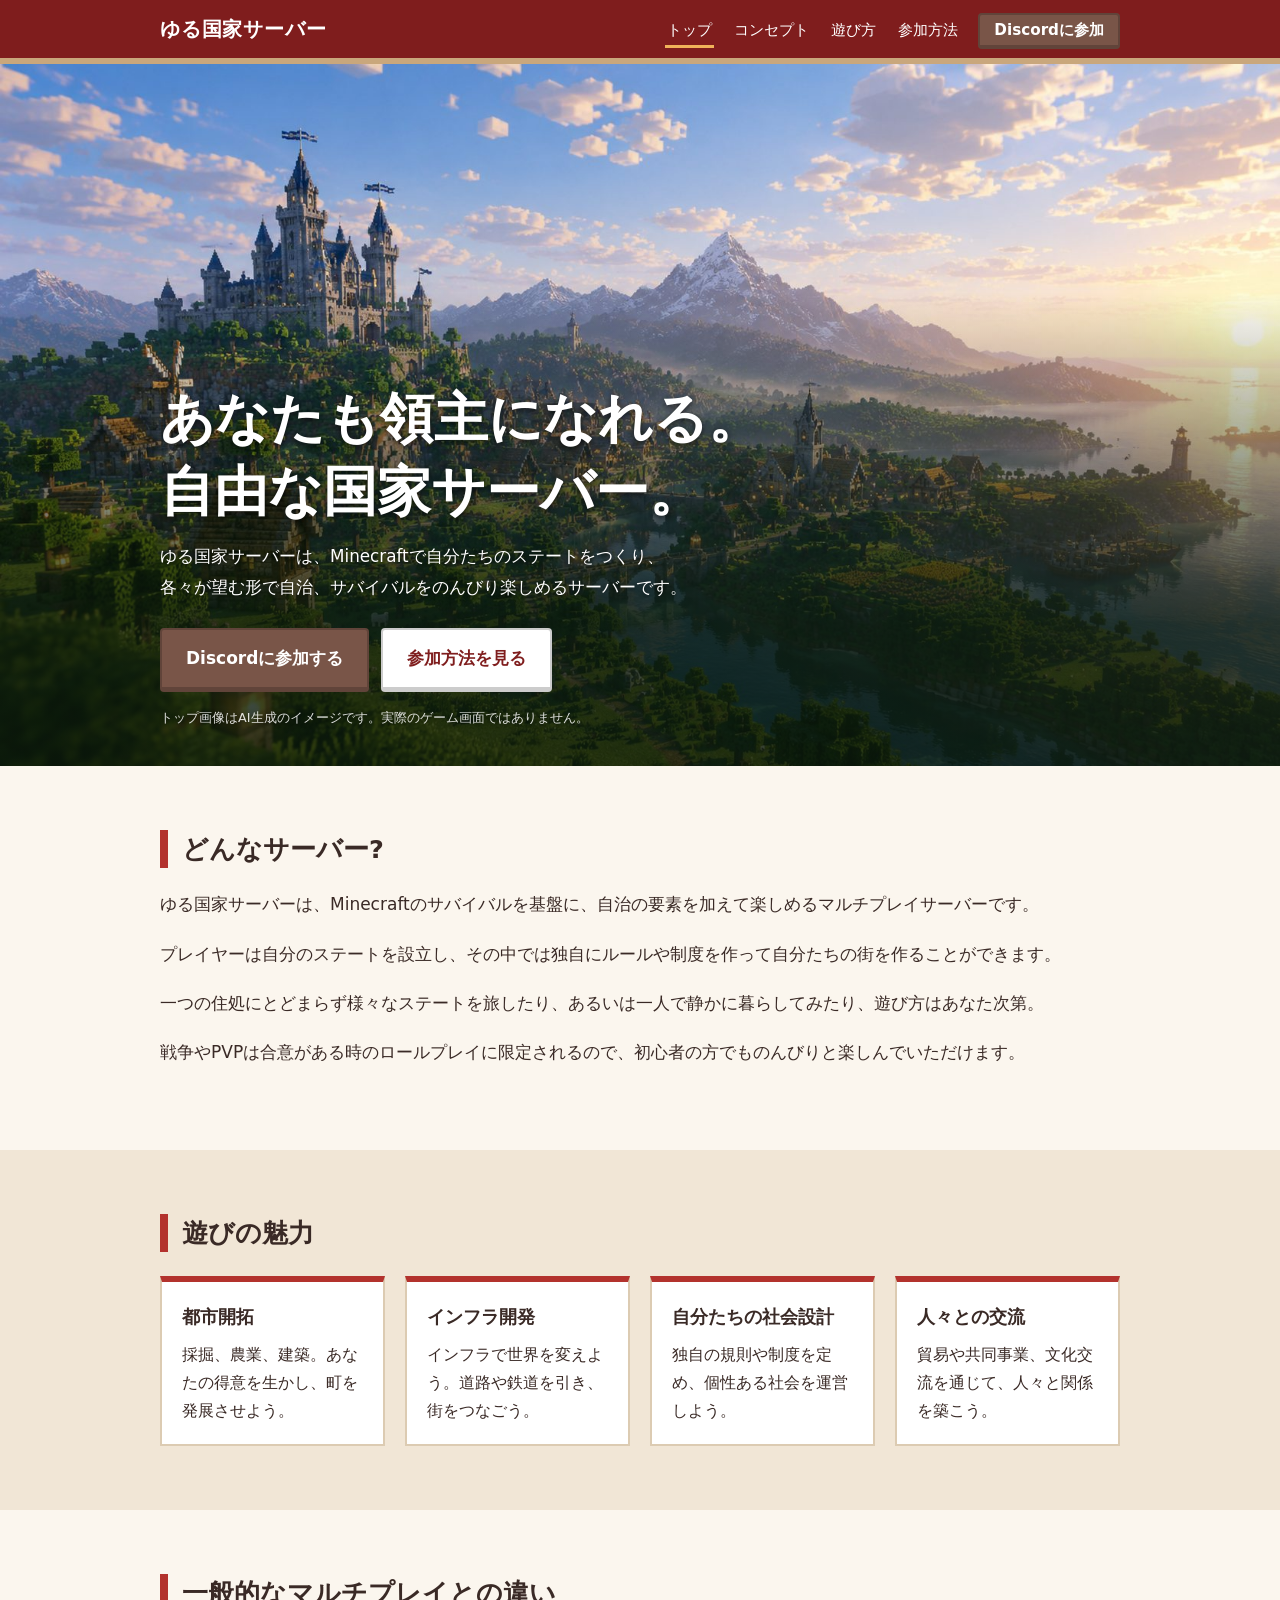
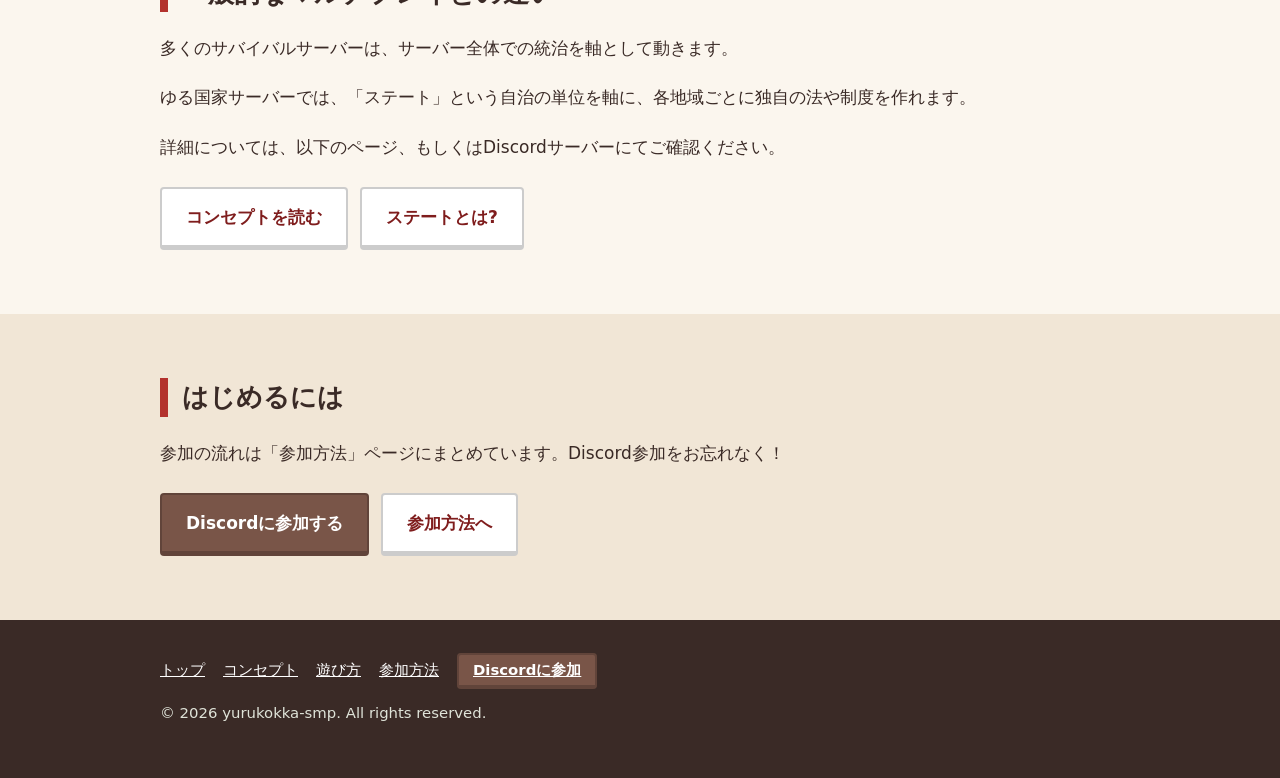
<file: index.html>
<!doctype html>
<html lang="ja">
    <head>
        <meta charset="utf-8" />
        <meta name="author" content="paper3094">
        <meta name="viewport" content="width=device-width,initial-scale=1" />
        <title>トップ｜ゆる国家サーバー</title>
        <meta name="description" content="あなたも領主になれる。自由な国家サーバー。"/>
        <link rel="stylesheet" href="assets/css/style.css" />
        <link rel="icon" href="assets/images/favicon.ico">
    </head>
    <body>
        <header class="site">
            <div class="wrap">
                <h1 class="site-title"><a class="mark" href="index.html">ゆる国家サーバー</a></h1>
                <nav aria-label="メインメニュー">
                    <ul>
                        <li><a href="index.html" aria-current="page">トップ</a></li>
                        <li><a href="about.html">コンセプト</a></li>
                        <li><a href="states.html">遊び方</a></li>
                        <li><a href="join.html">参加方法</a></li>
                        <li>
                            <a class="nav-btn" href="https://discord.gg/5CbJVYsCVV" target="_blank" rel="noopener"
                                >Discordに参加</a
                            >
                        </li>
                    </ul>
                </nav>
            </div>
        </header>
        <main>
            <div class="hero">
                <img
                    src="assets/images/hero.jpg"
                    width="1672"
                    height="941"
                    alt="夕日に照らされた、ブロックでできた城と町並み、湖と山々の風景(AI生成のイメージ画像)"
                    fetchpriority="high"
                />
                <div class="hero-text">
                    <div class="wrap">
                        <h2 class="hero-title">あなたも領主になれる。<br />自由な国家サーバー。</h2>
                        <p>
                            ゆる国家サーバーは、Minecraftで自分たちのステートをつくり、<br />各々が望む形で自治、サバイバルをのんびり楽しめるサーバーです。
                        </p>
                        <div class="btns">
                            <a class="btn" href="https://discord.gg/5CbJVYsCVV" target="_blank" rel="noopener"
                                >Discordに参加する</a
                            ><a class="btn sub" href="join.html">参加方法を見る</a>
                        </div>
                        <p class="cap">トップ画像はAI生成のイメージです。実際のゲーム画面ではありません。</p>
                    </div>
                </div>
            </div>
            <section class="block">
                <div class="wrap">
                    <h3 class="section-title">どんなサーバー?</h3>
                    <p>ゆる国家サーバーは、Minecraftのサバイバルを基盤に、自治の要素を加えて楽しめるマルチプレイサーバーです。</p>
                    <p>プレイヤーは自分のステートを設立し、その中では独自にルールや制度を作って自分たちの街を作ることができます。</p>
                    <p>一つの住処にとどまらず様々なステートを旅したり、あるいは一人で静かに暮らしてみたり、遊び方はあなた次第。</p>
                    <p>戦争やPVPは合意がある時のロールプレイに限定されるので、初心者の方でものんびりと楽しんでいただけます。</p>
                </div>
            </section>
            <section class="block alt">
                <div class="wrap">
                    <h3 class="section-title">遊びの魅力</h3>
                    <div class="grid">
                        <div class="card">
                            <h4 class="card-title">都市開拓</h4>
                            <p>採掘、農業、建築。あなたの得意を生かし、町を発展させよう。</p>
                        </div>
                        <div class="card">
                            <h4 class="card-title">インフラ開発</h4>
                            <p>インフラで世界を変えよう。道路や鉄道を引き、街をつなごう。</p>
                        </div>
                        <div class="card">
                            <h4 class="card-title">自分たちの社会設計</h4>
                            <p>独自の規則や制度を定め、個性ある社会を運営しよう。</p>
                        </div>
                        <div class="card">
                            <h4 class="card-title">人々との交流</h4>
                            <p>貿易や共同事業、文化交流を通じて、人々と関係を築こう。</p>
                        </div>
                    </div>
                </div>
            </section>
            <section class="block">
                <div class="wrap">
                    <h3 class="section-title">一般的なマルチプレイとの違い</h3>
                    <p>多くのサバイバルサーバーは、サーバー全体での統治を軸として動きます。</p>
                    <p>ゆる国家サーバーでは、「ステート」という自治の単位を軸に、各地域ごとに独自の法や制度を作れます。</p>
                    <p>詳細については、以下のページ、もしくはDiscordサーバーにてご確認ください。</p>
                    <div class="btns">
                        <a class="btn sub" href="about.html">コンセプトを読む</a
                        ><a class="btn sub" href="states.html">ステートとは?</a>
                    </div>
                </div>
            </section>
            <section class="block alt">
                <div class="wrap">
                    <h3 class="section-title">はじめるには</h3>
                    <p>参加の流れは「参加方法」ページにまとめています。Discord参加をお忘れなく！</p>
                    <div class="btns">
                        <a class="btn" href="https://discord.gg/5CbJVYsCVV" target="_blank" rel="noopener"
                            >Discordに参加する</a
                        ><a class="btn sub" href="join.html">参加方法へ</a>
                    </div>
                </div>
            </section>
        </main>
        <footer class="site">
            <div class="wrap">
                <ul>
                    <li><a href="index.html">トップ</a></li>
                    <li><a href="about.html">コンセプト</a></li>
                    <li><a href="states.html">遊び方</a></li>
                    <li><a href="join.html">参加方法</a></li>
                    <li>
                        <a class="nav-btn" href="https://discord.gg/5CbJVYsCVV" target="_blank" rel="noopener"
                            >Discordに参加</a
                        >
                    </li>
                </ul>
                <p>© 2026 yurukokka-smp. All rights reserved.</p>
            </div>
        </footer>
        <script src="assets/js/main.js"></script>
    </body>
</html>
</file>
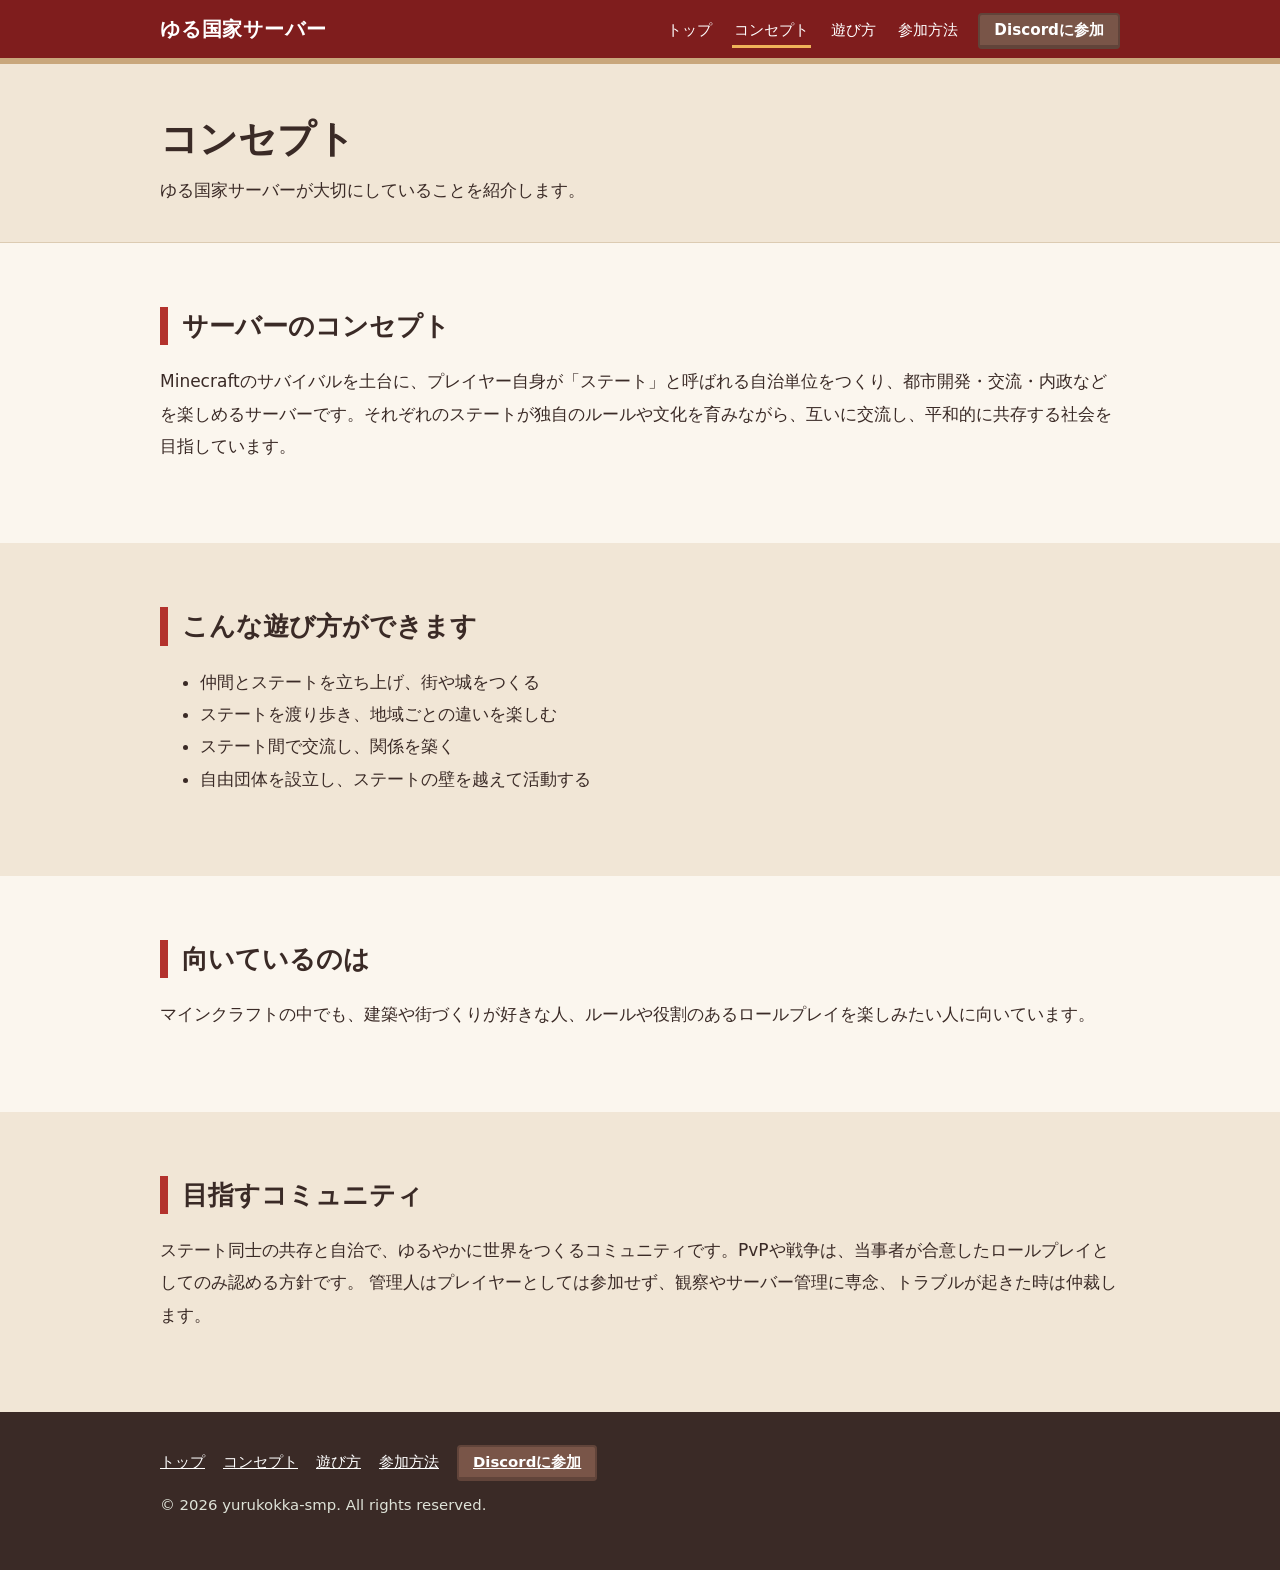
<file: about.html>
<!doctype html>
<html lang="ja">
    <head>
        <meta charset="utf-8" />
        <meta name="author" content="paper3094">
        <meta name="viewport" content="width=device-width,initial-scale=1" />
        <title>コンセプト｜ゆる国家サーバー</title>
        <meta name="description" content="ゆる国家サーバーが大切にしていることを紹介します。"/>
        <link rel="stylesheet" href="assets/css/style.css" />
        <link rel="icon" href="assets/images/favicon.ico">
    </head>
    <body>
        <header class="site">
            <div class="wrap">
                <h1 class="site-title"><a class="mark" href="index.html">ゆる国家サーバー</a></h1>
                <nav aria-label="メインメニュー">
                    <ul>
                        <li><a href="index.html">トップ</a></li>
                        <li><a href="about.html" aria-current="page">コンセプト</a></li>
                        <li><a href="states.html">遊び方</a></li>
                        <li><a href="join.html">参加方法</a></li>
                        <li>
                            <a class="nav-btn" href="https://discord.gg/5CbJVYsCVV" target="_blank" rel="noopener"
                                >Discordに参加</a
                            >
                        </li>
                    </ul>
                </nav>
            </div>
        </header>
        <main>
            <div class="page-head">
                <div class="wrap">
                    <h2 class="page-title">コンセプト</h2>
                    <p>ゆる国家サーバーが大切にしていることを紹介します。</p>
                </div>
            </div>
            <section class="block">
                <div class="wrap">
                    <h3 class="section-title">サーバーのコンセプト</h3>
                    <p>
                        Minecraftのサバイバルを土台に、プレイヤー自身が「ステート」と呼ばれる自治単位をつくり、都市開発・交流・内政などを楽しめるサーバーです。それぞれのステートが独自のルールや文化を育みながら、互いに交流し、平和的に共存する社会を目指しています。
                    </p>
                </div>
            </section>
            <section class="block alt">
                <div class="wrap">
                    <h3 class="section-title">こんな遊び方ができます</h3>
                    <ul>
                        <li>仲間とステートを立ち上げ、街や城をつくる</li>
                        <li>ステートを渡り歩き、地域ごとの違いを楽しむ</li>
                        <li>ステート間で交流し、関係を築く</li>
                        <li>自由団体を設立し、ステートの壁を越えて活動する</li>
                    </ul>
                </div>
            </section>
            <section class="block">
                <div class="wrap">
                    <h3 class="section-title">向いているのは</h3>
                    <p>
                        マインクラフトの中でも、建築や街づくりが好きな人、ルールや役割のあるロールプレイを楽しみたい人に向いています。
                    </p>
                </div>
            </section>
            <section class="block alt">
                <div class="wrap">
                    <h3 class="section-title">目指すコミュニティ</h3>
                    <p>
                        ステート同士の共存と自治で、ゆるやかに世界をつくるコミュニティです。PvPや戦争は、当事者が合意したロールプレイとしてのみ認める方針です。
                        管理人はプレイヤーとしては参加せず、観察やサーバー管理に専念、トラブルが起きた時は仲裁します。
                    </p>
                </div>
            </section>
        </main>
        <footer class="site">
            <div class="wrap">
                <ul>
                    <li><a href="index.html">トップ</a></li>
                    <li><a href="about.html">コンセプト</a></li>
                    <li><a href="states.html">遊び方</a></li>
                    <li><a href="join.html">参加方法</a></li>
                    <li>
                        <a class="nav-btn" href="https://discord.gg/5CbJVYsCVV" target="_blank" rel="noopener"
                            >Discordに参加</a
                        >
                    </li>
                </ul>
                <p>© 2026 yurukokka-smp. All rights reserved.</p>
            </div>
        </footer>
        <script src="assets/js/main.js"></script>
    </body>
</html>
</file>
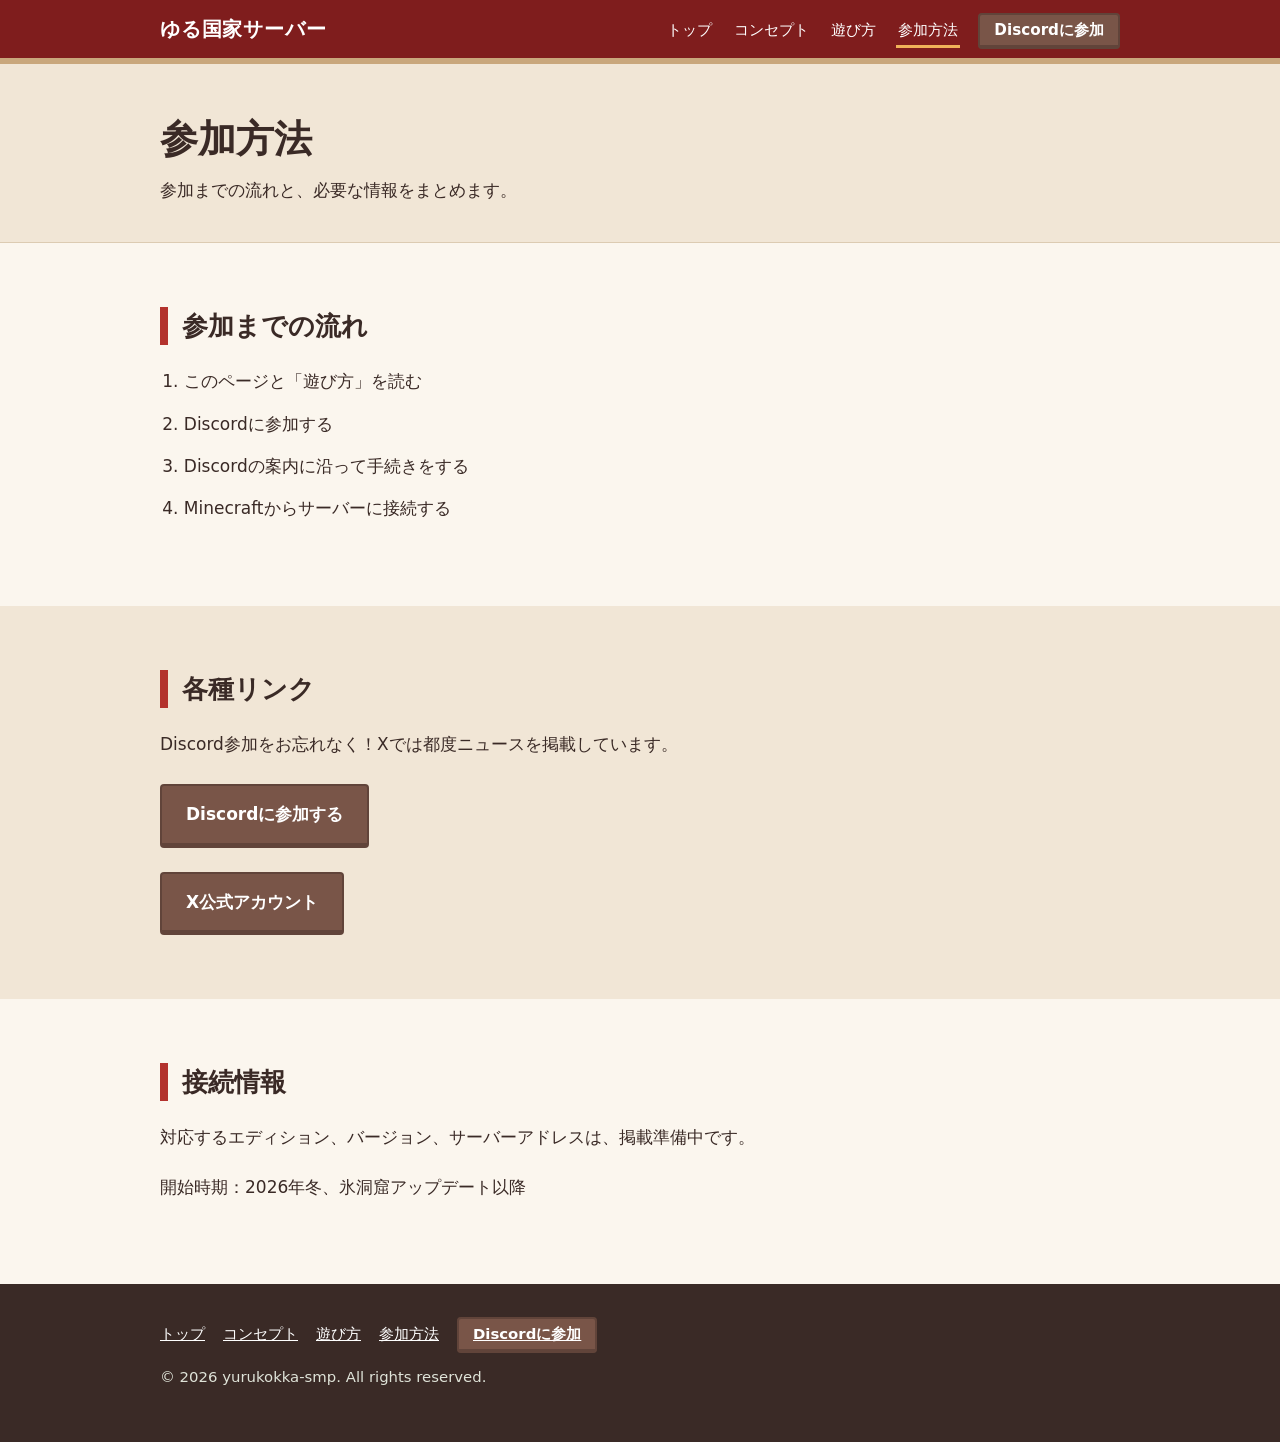
<file: join.html>
<!doctype html>
<html lang="ja">
    <head>
        <meta charset="utf-8" />
        <meta name="author" content="paper3094">
        <meta name="viewport" content="width=device-width,initial-scale=1" />
        <title>参加方法｜ゆる国家サーバー</title>
        <meta name="description" content="参加までの流れと、必要な情報をまとめます。"/>
        <link rel="stylesheet" href="assets/css/style.css" />
        <link rel="icon" href="assets/images/favicon.ico">
    </head>
    <body>
        <header class="site">
            <div class="wrap">
                <h1 class="site-title"><a class="mark" href="index.html">ゆる国家サーバー</a></h1>
                <nav aria-label="メインメニュー">
                    <ul>
                        <li><a href="index.html">トップ</a></li>
                        <li><a href="about.html">コンセプト</a></li>
                        <li><a href="states.html">遊び方</a></li>
                        <li><a href="join.html" aria-current="page">参加方法</a></li>
                        <li>
                            <a class="nav-btn" href="https://discord.gg/5CbJVYsCVV" target="_blank" rel="noopener"
                                >Discordに参加</a
                            >
                        </li>
                    </ul>
                </nav>
            </div>
        </header>
        <main>
            <div class="page-head">
                <div class="wrap">
                    <h2 class="page-title">参加方法</h2>
                    <p>参加までの流れと、必要な情報をまとめます。</p>
                </div>
            </div>
            <section class="block">
                <div class="wrap">
                    <h3 class="section-title">参加までの流れ</h3>
                    <ol class="steps">
                        <li>このページと「遊び方」を読む</li>
                        <li>Discordに参加する</li>
                        <li>Discordの案内に沿って手続きをする</li>
                        <li>Minecraftからサーバーに接続する</li>
                    </ol>
                </div>
            </section>
            <section class="block alt">
                <div class="wrap">
                    <h3 class="section-title">各種リンク</h3>
                    <p>Discord参加をお忘れなく！Xでは都度ニュースを掲載しています。</p>
                    <div class="btns">
                        <a class="btn" href="https://discord.gg/5CbJVYsCVV" target="_blank" rel="noopener"
                            >Discordに参加する</a
                        >
                    </div>
                    <div class="btns">
                        <a class="btn" href="https://x.com/yurukokka" target="_blank" rel="noopener"
                            >X公式アカウント</a
                        >
                    </div>
                </div>
            </section>
            <section class="block">
                <div class="wrap">
                    <h3 class="section-title">接続情報</h3>
                    <p>対応するエディション、バージョン、サーバーアドレスは、掲載準備中です。</p>
                    <p>開始時期：2026年冬、氷洞窟アップデート以降</p>
                </div>
            </section>
        </main>
        <footer class="site">
            <div class="wrap">
                <ul>
                    <li><a href="index.html">トップ</a></li>
                    <li><a href="about.html">コンセプト</a></li>
                    <li><a href="states.html">遊び方</a></li>
                    <li><a href="join.html">参加方法</a></li>
                    <li>
                        <a class="nav-btn" href="https://discord.gg/5CbJVYsCVV" target="_blank" rel="noopener"
                            >Discordに参加</a
                        >
                    </li>
                </ul>
                <p>© 2026 yurukokka-smp. All rights reserved.</p>
            </div>
        </footer>
        <script src="assets/js/main.js"></script>
    </body>
</html>
</file>
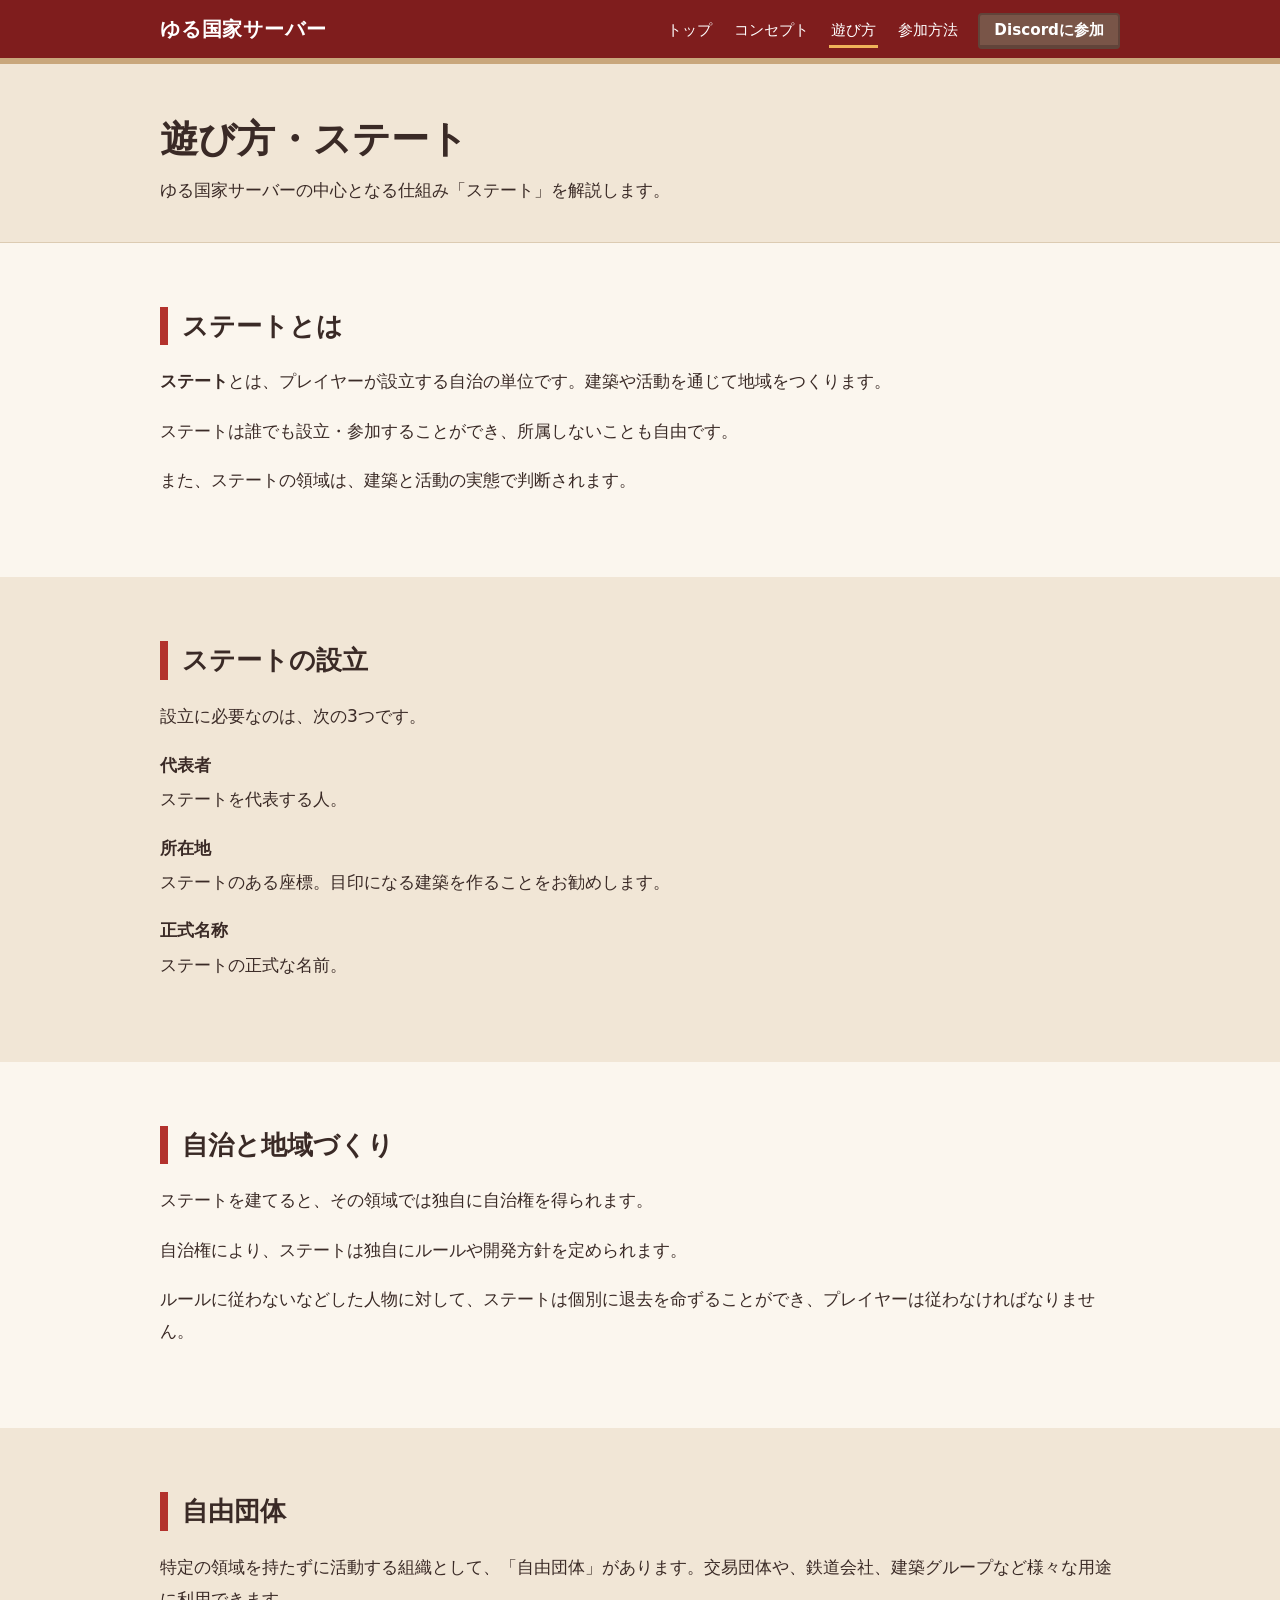
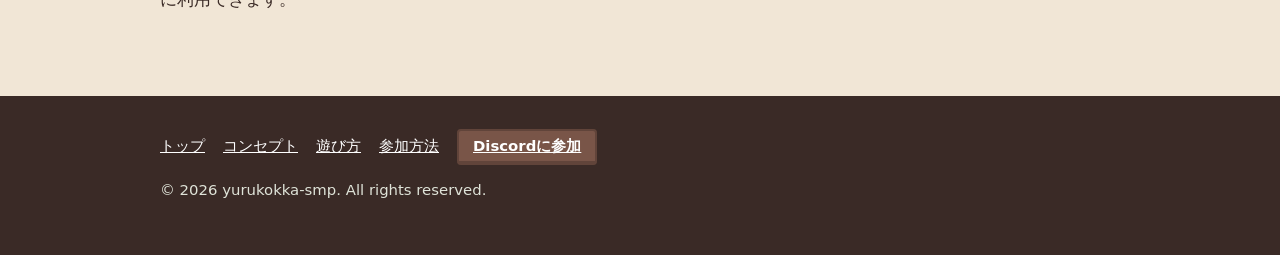
<file: states.html>
<!doctype html>
<html lang="ja">
    <head>
        <meta charset="utf-8" />
        <meta name="author" content="paper3094">
        <meta name="viewport" content="width=device-width,initial-scale=1" />
        <title>遊び方｜ゆる国家サーバー</title>
        <meta name="description" content="ゆる国家サーバーの中心となる仕組み「ステート」を解説します。"/>
        <link rel="stylesheet" href="assets/css/style.css" />
        <link rel="icon" href="assets/images/favicon.ico">
    </head>
    <body>
        <header class="site">
            <div class="wrap">
                <h1 class="site-title"><a class="mark" href="index.html">ゆる国家サーバー</a></h1>
                <nav aria-label="メインメニュー">
                    <ul>
                        <li><a href="index.html">トップ</a></li>
                        <li><a href="about.html">コンセプト</a></li>
                        <li><a href="states.html" aria-current="page">遊び方</a></li>
                        <li><a href="join.html">参加方法</a></li>
                        <li>
                            <a class="nav-btn" href="https://discord.gg/5CbJVYsCVV" target="_blank" rel="noopener"
                                >Discordに参加</a
                            >
                        </li>
                    </ul>
                </nav>
            </div>
        </header>
        <main>
            <div class="page-head">
                <div class="wrap">
                    <h2 class="page-title">遊び方・ステート</h2>
                    <p>ゆる国家サーバーの中心となる仕組み「ステート」を解説します。</p>
                </div>
            </div>
            <section class="block">
                <div class="wrap">
                    <h3 class="section-title">ステートとは</h3>
                    <p>
                        <b>ステート</b
                        >とは、プレイヤーが設立する自治の単位です。建築や活動を通じて地域をつくります。
                    </p>
                    <p>ステートは誰でも設立・参加することができ、所属しないことも自由です。</p>
                    <p>また、ステートの領域は、建築と活動の実態で判断されます。 </p>
                </div>
            </section>
            <section class="block alt">
                <div class="wrap">
                    <h3 class="section-title">ステートの設立</h3>
                    <p>設立に必要なのは、次の3つです。</p>
                    <dl class="terms">
                        <dt>代表者</dt>
                        <dd>ステートを代表する人。</dd>
                        <dt>所在地</dt>
                        <dd>ステートのある座標。目印になる建築を作ることをお勧めします。</dd>
                        <dt>正式名称</dt>
                        <dd>ステートの正式な名前。</dd>
                    </dl>
                </div>
            </section>
            <section class="block">
                <div class="wrap">
                    <h3 class="section-title">自治と地域づくり</h3>
                    <p>ステートを建てると、その領域では独自に自治権を得られます。</p>
                    <p>自治権により、ステートは独自にルールや開発方針を定められます。</p>
                    <p>ルールに従わないなどした人物に対して、ステートは個別に退去を命ずることができ、プレイヤーは従わなければなりません。</p>
                </div>
            </section>
            <section class="block alt">
                <div class="wrap">
                    <h3 class="section-title">自由団体</h3>
                    <p>
                        特定の領域を持たずに活動する組織として、「自由団体」があります。交易団体や、鉄道会社、建築グループなど様々な用途に利用できます。
                    </p>
                </div>
            </section>
        </main>
        <footer class="site">
            <div class="wrap">
                <ul>
                    <li><a href="index.html">トップ</a></li>
                    <li><a href="about.html">コンセプト</a></li>
                    <li><a href="states.html">遊び方</a></li>
                    <li><a href="join.html">参加方法</a></li>
                    <li>
                        <a class="nav-btn" href="https://discord.gg/5CbJVYsCVV" target="_blank" rel="noopener"
                            >Discordに参加</a
                        >
                    </li>
                </ul>
                <p>© 2026 yurukokka-smp. All rights reserved.</p>
            </div>
        </footer>
        <script src="assets/js/main.js"></script>
    </body>
</html>
</file>
<file: assets/css/style.css>
/* ゆる国家サーバー 共通スタイル。色は :root の変数だけ直せば全体に反映されます */
/* 見出しの方針: h1〜h4 は「文書の階層(意味)」のためだけに使い、見た目は必ずクラスで指定する。
   h1 = サイト名(各ページのヘッダーに1つだけ) / h2 = ページの題 / h3 = 節 / h4 = カード等の小見出し。
   見た目: .site-title / .hero-title / .page-title / .section-title / .card-title
   階層を変えても見た目が変わらないよう、h1〜h4 のタグ名セレクタは使わないこと。 */
:root{
  /* 変数名は旧テーマのまま。役割は右のコメントを参照 */
  --grass:#b3322d;   /* 見出しの線・カードの上線 */
  --grass-d:#7f1d1d; /* ヘッダー背景・リンク・文字色付きボタン */
  --dirt:#c9a77c;    /* ヘッダー下線 */
  --stone:#f1e6d6;   /* 交互セクション・ページ見出しの背景 */
  --sky:#f7efe3;     /* 予備(現在未使用) */
  --ink:#3a2a26;     /* 本文 */
  --paper:#fbf6ee;   /* ページ背景 */
  --accent:#795548;  /* ボタン・フォーカス */
  --line:#dccbb2;    /* 罫線 */
}
* {
    box-sizing: border-box;
}
html {
    scroll-behavior: smooth;
}
body {
    margin: 0;
    background: var(--paper);
    color: var(--ink);
    font:
        17px/1.9 "Hiragino Sans",
        "Yu Gothic UI",
        "Meiryo",
        system-ui,
        sans-serif;
    overflow-wrap: anywhere;
}
img {
    max-width: 100%;
    height: auto;
}
a {
    color: var(--grass-d);
}
:focus-visible {
    outline: 3px solid var(--accent);
    outline-offset: 2px;
}
.wrap {
    max-width: 1000px;
    margin: 0 auto;
    padding: 0 20px;
}
header.site {
    background: var(--grass-d);
    color: #fff;
    border-bottom: 6px solid var(--dirt);
}
header.site .wrap {
    display: flex;
    flex-wrap: wrap;
    align-items: center;
    justify-content: space-between;
    gap: 8px 20px;
    padding-top: 10px;
    padding-bottom: 10px;
}
.site-title {
    margin: 0;
    font-size: 1.25rem; /* 中の .mark と同じ大きさにして、行の高さを従来と同じに保つ */
}
.mark {
    font-weight: 900;
    font-size: 1.25rem;
    color: #fff;
    text-decoration: none;
    letter-spacing: 0.04em;
}
nav ul {
    display: flex;
    flex-wrap: wrap;
    gap: 4px 18px;
    list-style: none;
    margin: 0;
    padding: 0;
}
nav a {
    color: #fff;
    text-decoration: none;
    padding: 6px 2px;
    border-bottom: 3px solid transparent;
    font-size: 0.95rem;
}
nav a:hover,
nav a[aria-current] {
    border-bottom-color: #f0b35a;
}
.nav-btn {
    background: var(--accent);
    border: 2px solid #0003 !important;
    border-bottom-width: 4px !important;
    border-radius: 4px;
    padding: 6px 14px !important;
    font-weight: 700;
}
.hero {
    position: relative;
    background: #16301a;
    color: #fff;
}
.hero img {
    display: block;
    width: 100%;
    height: min(78vh, 720px);
    min-height: 420px;
    object-fit: cover;
    object-position: 30% 40%;
}
.hero-text {
    position: absolute;
    inset: auto 0 0 0;
    padding: 90px 0 36px;
    background: linear-gradient(#0000, #0b1a0ccc 70%);
}
.hero-title {
    font-size: clamp(1.8rem, 5.5vw, 3.4rem);
    line-height: 1.35;
    margin: 0 0 12px;
    text-shadow: 0 2px 6px #000a;
}
.hero p {
    max-width: 36em;
    font-size: 1.05rem;
    margin: 0;
    text-shadow: 0 1px 4px #000a;
}
.hero .cap {
    font-size: 0.8rem;
    margin-top: 14px;
    opacity: 0.85;
}
.page-head {
    background: var(--stone);
    border-bottom: 1px solid var(--line);
    padding: 48px 0 36px;
}
.page-title {
    margin: 0 0 8px;
    font-size: clamp(1.7rem, 4.5vw, 2.4rem);
    line-height: 1.4;
}
.page-head p {
    margin: 0;
    max-width: 36em;
}
.btns {
    display: flex;
    flex-wrap: wrap;
    gap: 12px;
    margin-top: 24px;
}
.btn {
    display: inline-block;
    padding: 12px 24px;
    background: var(--accent);
    color: #fff;
    text-decoration: none;
    font-weight: 700;
    border: 2px solid #0003;
    border-bottom-width: 5px;
    border-radius: 4px;
}
.btn:hover {
    filter: brightness(1.1);
}
.btn.sub {
    background: #fff;
    color: var(--grass-d);
}
section.block {
    padding: 64px 0;
}
section.alt {
    background: var(--stone);
}
.section-title {
    font-size: 1.6rem;
    line-height: 1.5;
    margin: 0 0 20px;
    padding-left: 14px;
    border-left: 8px solid var(--grass);
}
.grid {
    display: grid;
    grid-template-columns: repeat(auto-fit, minmax(220px, 1fr));
    gap: 20px;
    margin-top: 24px;
}
.card {
    background: #fff;
    border: 2px solid var(--line);
    border-top: 6px solid var(--grass);
    padding: 18px 20px;
}
.card-title {
    margin: 0 0 6px;
    font-size: 1.15rem;
}
.card p {
    margin: 0;
    font-size: 0.98rem;
    line-height: 1.8;
}
.slot {
    display: flex;
    align-items: center;
    justify-content: center;
    text-align: center;
    min-height: 180px;
    background: repeating-conic-gradient(#d9ddd2 0 25%, #e9ebe6 0 50%) 0 0/32px 32px;
    border: 2px dashed var(--grass-d);
    color: var(--grass-d);
    font-size: 0.9rem;
    padding: 12px;
    margin: 20px 0;
}
.steps {
    padding-left: 1.4em;
}
.steps li {
    margin-bottom: 10px;
}
dl.terms dt {
    font-weight: 700;
    margin-top: 16px;
}
dl.terms dd {
    margin: 2px 0 0;
}
footer.site {
    background: var(--ink);
    color: #dfe3d8;
    padding: 36px 0;
    font-size: 0.93rem;
}
footer.site a {
    color: #fff;
}
footer.site ul {
    list-style: none;
    display: flex;
    flex-wrap: wrap;
    gap: 6px 18px;
    padding: 0;
    margin: 0 0 14px;
}
@media (max-width: 600px) {
    body {
        font-size: 16px;
    }
    .hero img {
        min-height: 560px;
        object-position: 22% 40%;
    }
    .hero-text {
        padding-top: 60px;
    }
    section.block {
        padding: 44px 0;
    }
}
@media (prefers-reduced-motion: reduce) {
    html {
        scroll-behavior: auto;
    }
}
</file>
